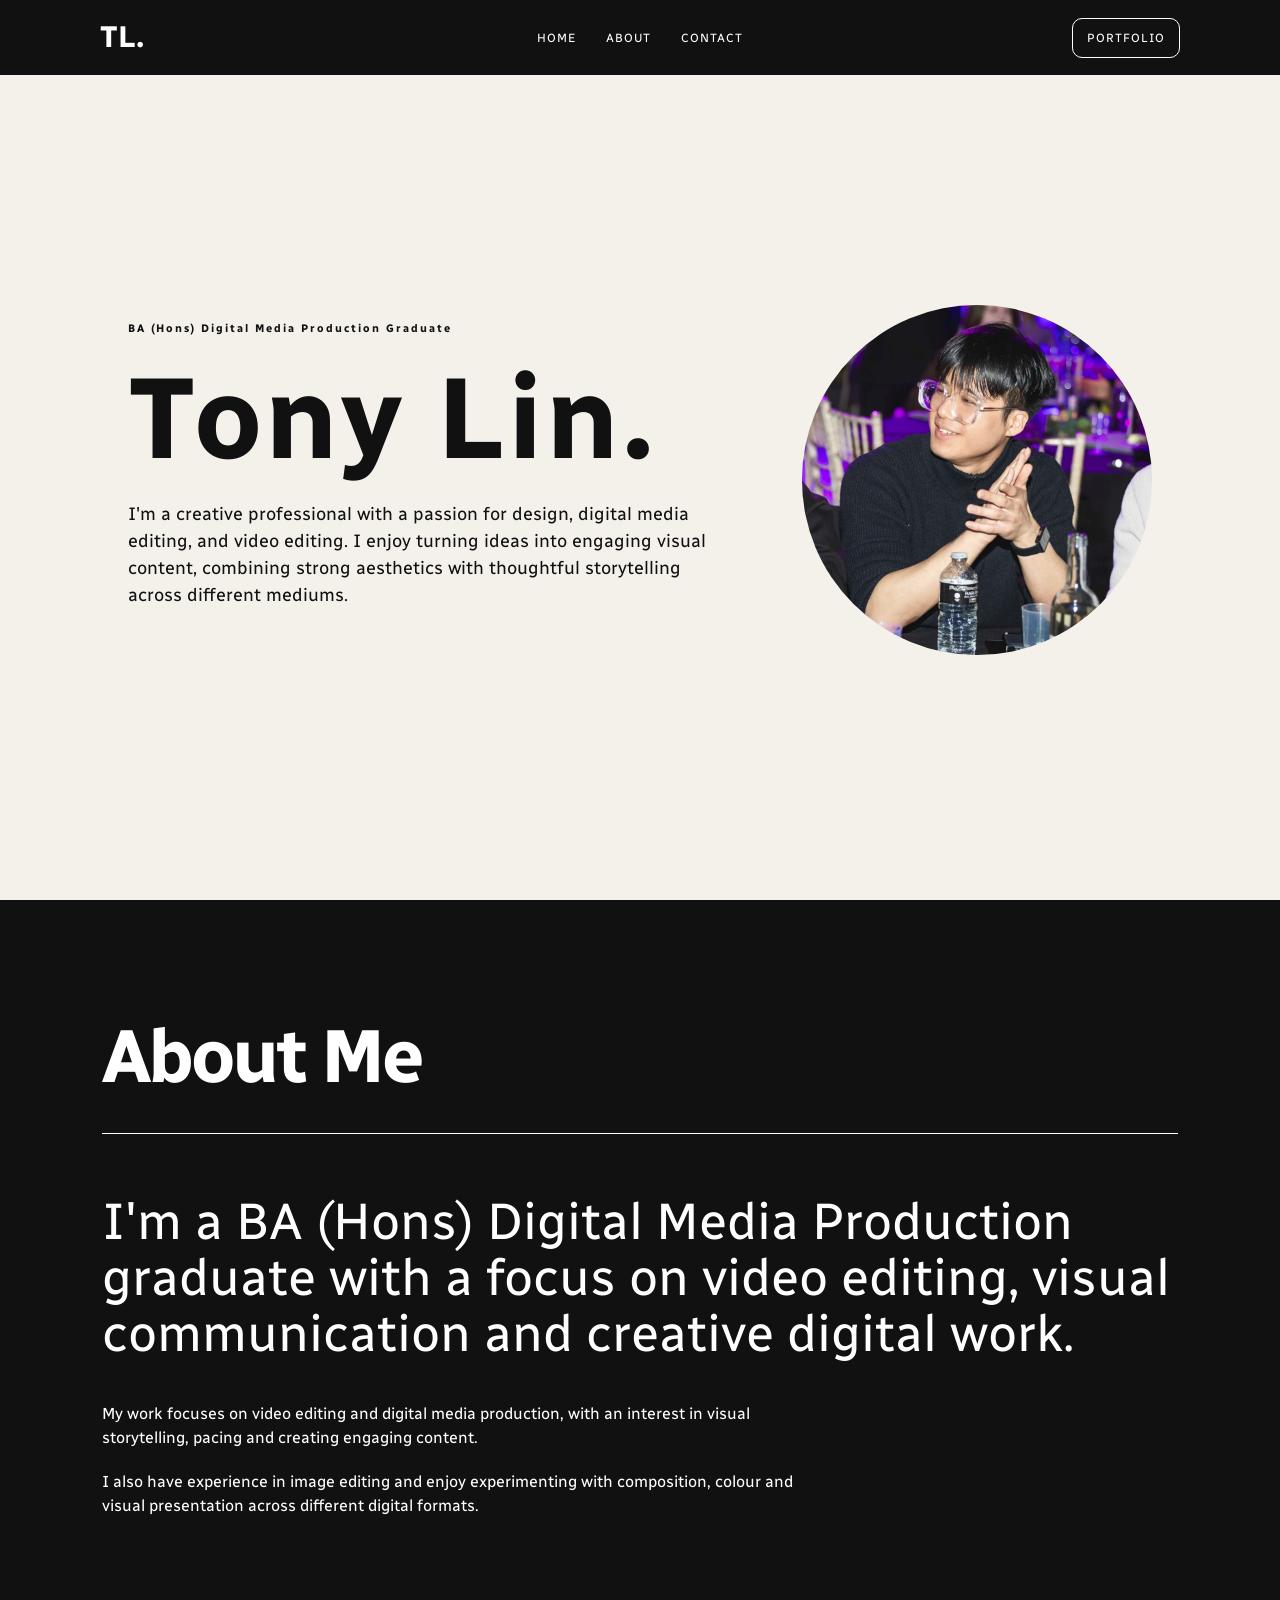
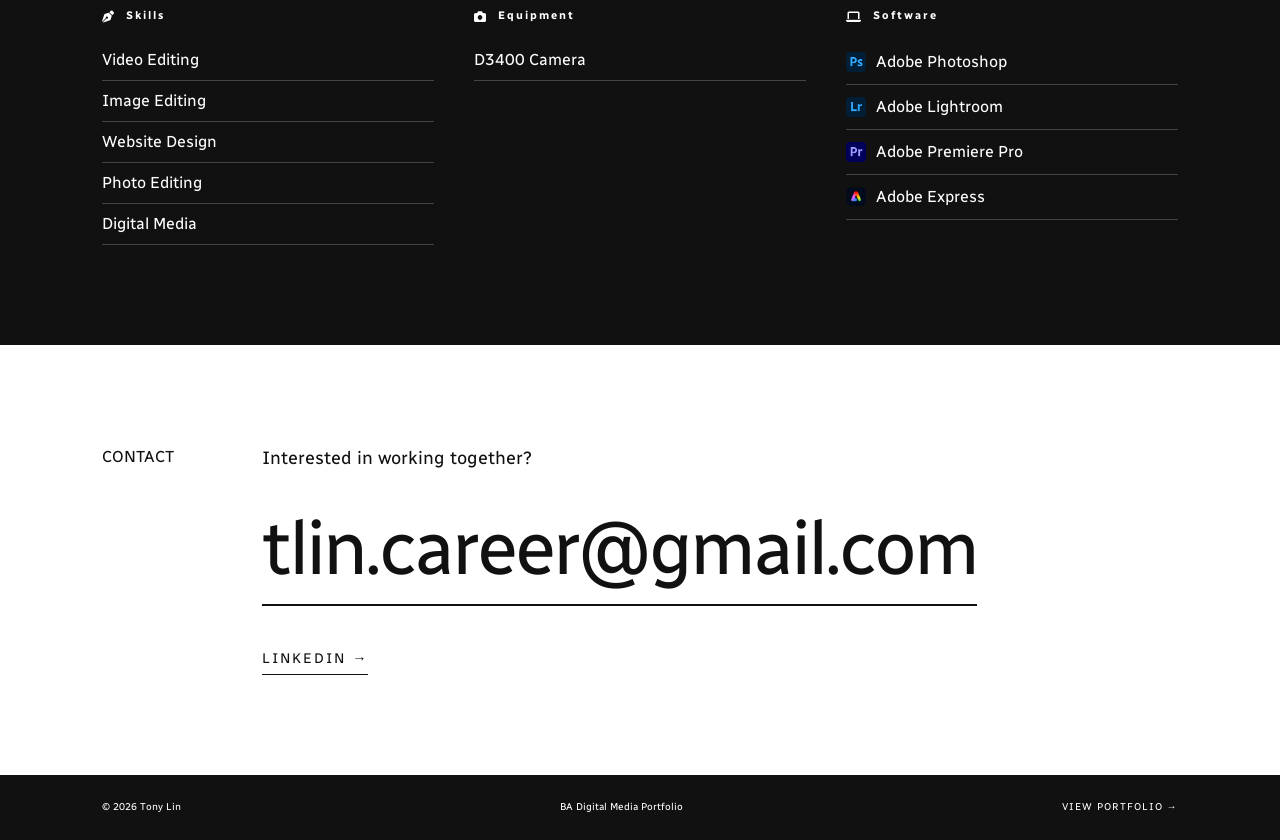
<file: index.html>
<!doctype html>
<html lang="en">
	<head>
		<meta charset="UTF-8" />
		<meta name="viewport" content="width=device-width, initial-scale=1.0" />
		<link rel="stylesheet" href="https://cdnjs.cloudflare.com/ajax/libs/font-awesome/6.5.2/css/all.min.css" />
		<link href="https://fonts.googleapis.com/css2?family=Radio+Canada:wght@400;500;600;700&display=swap" rel="stylesheet" />
		<title>Tony Lin | Digital Media Portfolio</title>
		<link rel="stylesheet" href="style.css" />
	</head>

	<body>
		<header>
			<nav class="navbar">
				<a href="index.html" class="logo">TL.</a>

				<div class="navbar_center">
					<a href="index.html">Home</a>
					<a href="index.html#about">About</a>
					<a href="index.html#contact">Contact</a>
				</div>

				<a href="portfolio.html" class="navbar_portfolio"> Portfolio</a>
			</nav>
		</header>

		<main>
			<section id="home" class="hero">
				<div class="intro_text">
					<p class="small_heading">BA (Hons) Digital Media Production Graduate</p>

					<h1>Tony Lin.</h1>

					<p class="intro">I'm a creative professional with a passion for design, digital media editing, and video editing. I enjoy turning ideas into engaging visual content, combining strong aesthetics with thoughtful storytelling across different mediums.</p>
				</div>

				<div class="intro_photo">
					<img src="images/tony.webp" alt="Tony Lin" />
				</div>
			</section>

			<section id="about" class="about">
				<div class="section_title">
					<h2>About Me</h2>
				</div>

				<div class="about_content">
					<div class="about_intro">
						<p class="large_text">I'm a BA (Hons) Digital Media Production graduate with a focus on video editing, visual communication and creative digital work.</p>
					</div>

					<div class="about_details">
						<p>My work focuses on video editing and digital media production, with an interest in visual storytelling, pacing and creating engaging content.</p>
						<p>I also have experience in image editing and enjoy experimenting with composition, colour and visual presentation across different digital formats.</p>
					</div>

					<div class="skills_equipment_software">
						<div>
							<h3><i class="fa-solid fa-pen-nib"></i>Skills</h3>
							<ul>
								<li>Video Editing</li>
								<li>Image Editing</li>
								<li>Website Design</li>
								<li>Photo Editing</li>
								<li>Digital Media</li>
							</ul>
						</div>

						<div>
							<h3><i class="fa-solid fa-camera"></i>Equipment</h3>
							<ul>
								<li>D3400 Camera</li>
							</ul>
						</div>

						<div>
							<h3><i class="fa-solid fa-laptop"></i>Software</h3>
							<ul class="software_list">
								<li>
									<img src="images/adobe_photoshop_logo.webp" alt="logo of photoshop" />
									Adobe Photoshop
								</li>

								<li>
									<img src="images/adobe_lightroom_logo.webp" alt="logo of lightroom" />
									Adobe Lightroom
								</li>

								<li>
									<img src="images/premiere_pro_logo.webp" alt="logo of premiere pro" />
									Adobe Premiere Pro
								</li>

								<li>
									<img src="images/adobe_express_logo.png" alt="logo of adobe express" />
									Adobe Express
								</li>
							</ul>
						</div>
					</div>
				</div>
			</section>

			<section id="contact" class="contact">
				<div class="contact_label">
					<span>CONTACT</span>
				</div>

				<div class="contact_content">
					<p class="contact_intro">Interested in working together?</p>

					<a href="mailto:tlin.career@gmail.com" class="email">tlin.career@gmail.com</a>

					<br />

					<a href="https://www.linkedin.com/in/tony-lin-1aa457252/" class="linkedin" target="_blank" rel="noopener noreferrer"> LinkedIn → </a>
				</div>
			</section>
		</main>

		<footer>
			<p>
				&copy;
				<script>
					document.write(new Date().getFullYear());
				</script>
				Tony Lin
			</p>
			<p>BA Digital Media Portfolio</p>

			<a href="portfolio.html">View Portfolio →</a>
		</footer>
	</body>
</html>
</file>
<file: style.css>
* {
	margin: 0;
	padding: 0;
	box-sizing: border-box;
}

html {
	scroll-behavior: smooth;
}

body {
	font-family: 'Radio Canada', sans-serif;
	background: #f4f1eb;
	color: #111;
	line-height: 1.5;
}

a {
	color: inherit;
	text-decoration: none;
}

header {
	position: fixed;
	top: 0;
	left: 0;
	width: 100%;
	z-index: 10;
	background: #111111;
}

.navbar {
	display: grid;
	grid-template-columns: 1fr auto 1fr;
	align-items: center;
	height: 75px;
	padding: 0 100px;
	color: #fff;
	animation: slideDown 0.6s ease-out;
}

.logo {
	justify-self: start;
	font-size: 30px;
	font-weight: bold;
}

.navbar_center {
	display: flex;
	justify-content: center;
	gap: 30px;
}

.navbar_center a,
.navbar_portfolio {
	font-size: 12px;
	text-transform: uppercase;
	letter-spacing: 1px;
}

.navbar_center a {
	transition: opacity 0.3s ease;
}

.navbar_center a:hover {
	opacity: 0.5;
}

.navbar_portfolio {
	justify-self: end;
	padding: 10px 14px;
	border-radius: 10px;
	border: 1px solid #ffffff;
	transition:
		background-color 0.3s ease,
		color 0.3s ease;
}

.navbar_portfolio:hover {
	background: #ffffff;
	color: #000000;
}

.hero {
	display: flex;
	align-items: center;
	justify-content: space-between;
	min-height: 100vh;
	padding: 130px 10% 70px;
	background: #f4f1eb;
	gap: 80px;
}

.intro_text {
	max-width: 700px;
}

.intro_photo {
	width: 350px;
	height: 350px;
	flex-shrink: 0;
	border-radius: 50%;
	overflow: hidden;
}

.intro_photo img {
	display: block;
	width: 100%;
	height: 100%;
	object-fit: cover;
}

.hero .intro_text,
.hero .intro_photo {
	animation: slideUp 0.7s ease-out;
}

.small_heading,
.section_title p,
.contact_label p,
.portfolio_category p {
	font-size: 11px;
	font-weight: bold;
	letter-spacing: 2px;
}

.hero h1 {
	margin: 30px 0;
	font-size: clamp(55px, 9vw, 125px);
	line-height: 0.9;
	letter-spacing: 3px;
}

.intro {
	max-width: 700px;
	margin-bottom: 30px;
	font-size: 18px;
}

.button {
	display: inline-block;
	padding: 14px 22px;
	border: 1px solid black;
	color: rgb(0, 0, 0);
	font-size: 11px;
	text-transform: uppercase;
	transition:
		background-color 0.3s ease,
		color 0.3s ease;
}

.button:hover {
	background: #000000;
	color: #ffffff;
}

section {
	padding: 100px 8%;
}

.section_title {
	display: flex;
	align-items: baseline;
	gap: 20px;
	border-bottom: 1px solid;
	padding-bottom: 20px;
	margin-bottom: 60px;
}

.section_title h1,
.section_title h2 {
	font-size: clamp(40px, 6vw, 75px);
	letter-spacing: -3px;
}

.about {
	background: #111111;
	color: #ffffff;
}

.about_content {
	display: grid;
	grid-template-columns: 1fr;
	gap: 40px;
}

.about_intro {
	max-width: 1100px;
}

.large_text {
	font-size: clamp(28px, 4vw, 52px);
	line-height: 1.1;
}

.about_details {
	max-width: 700px;
}

.about_details p {
	margin-bottom: 20px;
}

.skills_equipment_software {
	display: grid;
	grid-template-columns: repeat(3, 1fr);
	gap: 40px;
	margin-top: 30px;
}

.skills_equipment_software h3 {
	margin: 0 0 15px;
	font-size: 11px;
	letter-spacing: 2px;
	display: flex;
	align-items: center;
	gap: 10px;
}

.skills_equipment_software h3 i {
	font-size: 12px;
}

.skills_equipment_software ul {
	list-style: none;
}

.skills_equipment_software li {
	padding: 8px 0;
	border-bottom: 1px solid #444444;
}

.software_list {
	list-style: none;
}

.software_list li {
	display: flex;
	align-items: center;
	gap: 10px;
	padding: 10px 0;
}

.software_list img {
	width: 20px;
	height: 20px;
	object-fit: contain;
	flex-shrink: 0;
}

.contact {
	display: grid;
	grid-template-columns: 160px 1fr;
	background: #ffffff;
	min-height: 400px;
}

.contact_content {
	align-self: center;
}

.contact_intro {
	font-size: 18px;
}

.email {
	display: inline-block;
	margin: 20px 0 40px;
	font-size: clamp(35px, 6vw, 75px);
	letter-spacing: -3px;
	border-bottom: 2px solid;
}

.linkedin,
.google_drive {
	display: inline-block;
	font-size: 14px;
	text-transform: uppercase;
	letter-spacing: 2px;
	border-bottom: 1px solid;
	padding-bottom: 5px;
	transition:
		opacity 0.5s ease,
		transform 0.5s ease;
}

.linkedin:hover,
.google_drive:hover {
	opacity: 0.5;
}

.google_link {
	letter-spacing: 1px;
	margin-bottom: 10px;
}

.portfolio_header {
	padding-top: 160px;
	padding-bottom: 80px;
}

.portfolio_header .section_title {
	margin-bottom: 40px;
}

.work_intro {
	display: flex;
	justify-content: space-between;
	margin-bottom: 50px;
}

.work_intro p {
	max-width: 800px;
}

.work_intro span {
	color: #777777;
	font-size: 10px;
}

.photo_grid {
	display: grid;
	grid-template-columns: repeat(2, 1fr);
	gap: 30px;
	align-items: start;
}

.photo {
	margin: 0;
	width: 100%;
}

.photo img {
	display: block;
	width: 100%;
	object-fit: cover;
	border-radius: 10px;
	transition: opacity 0.3s ease;
}

.photo img:hover {
	opacity: 0.85;
}

.photo.ratio-4-3 img {
	aspect-ratio: 4 / 3;
}

.photo.ratio-3-4 img {
	aspect-ratio: 3 / 4;
}

.photo.wide img {
	aspect-ratio: 16 / 9;
}

.photo:nth-child(3) {
	grid-column: 1;
}

.photo:nth-child(4) {
	grid-column: 2;
}

/* Captions */
figcaption {
	padding-top: 12px;
	color: #777777;
	font-size: 14px;
	line-height: 1.4;
}

figcaption span {
	color: #111111;
	font-weight: bold;
	margin-right: 10px;
}

.video_section {
	background: #111111;
	color: #ffffff;
}

.video_section .portfolio_category {
	border-color: #555555;
}

.video_grid {
	display: grid;
	grid-template-columns: 1fr 1fr;
	gap: 50px 25px;
}

.video_item {
	margin: 0;
	min-width: 0;
}

.video_item iframe,
.video_item video {
	width: 100%;
	max-width: 100%;
	height: 500px;
	display: block;
	border: 0;
	background: #222222;
	object-fit: cover;
}

.video_item figcaption {
	color: #888888;
	margin-top: 10px;
}

.video_item figcaption span {
	color: #f4f1eb;
}

footer {
	display: flex;
	justify-content: space-between;
	padding: 25px 8%;
	background: #111111;
	color: #ffffff;
	font-size: 10px;
}

footer a {
	text-transform: uppercase;
	letter-spacing: 1px;
}

footer a:hover {
	opacity: 0.5;
}

@media (max-width: 700px) {
	.navbar {
		height: 65px;
		padding: 0 4%;
		grid-template-columns: auto 1fr auto;
		gap: 15px;
	}

	.logo {
		font-size: 24px;
	}

	.navbar_center {
		justify-content: center;
		gap: 15px;
	}

	.navbar_center a,
	.navbar_portfolio {
		font-size: 10px;
		letter-spacing: 1px;
	}

	.navbar_portfolio {
		padding: 8px 10px;
		border-radius: 8px;
	}

	.hero {
		flex-direction: column;
		align-items: flex-start;
		justify-content: center;
		min-height: 100svh;
		padding: 110px 6% 60px;
		gap: 50px;
	}

	.intro_text {
		width: 100%;
		max-width: none;
	}

	.small_heading {
		font-size: 10px;
	}

	.hero h1 {
		margin: 20px;
		line-height: 0.9;
		letter-spacing: -2px;
		font-size: clamp(52px, 16vw, 85px);
	}

	.intro {
		max-width: 100%;
		margin-bottom: 25px;
		font-size: 16px;
		line-height: 1.5;
	}

	.button {
		padding: 14px 18px;
	}

	.intro_photo {
		align-self: center;
		width: min(75vw, 300px);
		height: min(75vw, 300px);
	}

	section {
		padding: 70px 6%;
	}

	.section_title {
		padding-bottom: 16px;
		margin-bottom: 42px;
		gap: 12px;
	}

	.section_title h1,
	.section_title h2 {
		font-size: clamp(38px, 12vw, 60px);
		letter-spacing: -2px;
	}

	.section_title p {
		font-size: 9px;
		letter-spacing: 1.5px;
	}

	.about_content {
		grid-template-columns: 1fr;
		gap: 35px;
	}

	.large_text {
		font-size: clamp(27px, 8vw, 42px);
		line-height: 1.1;
	}

	.about_details {
		max-width: 100%;
	}

	.about_details p {
		font-size: 15px;
	}

	.skills_equipment_software {
		grid-template-columns: 1fr;
		gap: 35px;
		margin-top: 20px;
	}

	.contact {
		grid-template-columns: 1fr;
		gap: 35px;
		min-height: auto;
	}

	.contact_content {
		align-self: auto;
	}

	.contact_intro {
		font-size: 16px;
	}

	.email {
		margin: 15px 0 30px;
		font-size: clamp(30px, 9vw, 55px);
		letter-spacing: -2px;
		word-break: break-word;
	}

	.linkedin,
	.google_drive {
		font-size: 12px;
	}

	.portfolio_header {
		padding-top: 120px;
		padding-bottom: 60px;
	}

	.portfolio_header .section_title {
		margin-bottom: 30px;
	}

	.work_intro {
		display: block;
		margin-bottom: 40px;
	}

	.work_intro p {
		max-width: 100%;
		font-size: 15px;
	}

	.work_intro span {
		display: block;
		margin-top: 12px;
	}

	.portfolio_section {
		padding-top: 30px;
	}

	.portfolio_category {
		gap: 12px;
		padding-bottom: 15px;
		margin-bottom: 35px;
	}

	.portfolio_category h2 {
		font-size: clamp(32px, 10vw, 52px);
		letter-spacing: -2px;
	}

	.portfolio_category p {
		font-size: 10px;
	}

	.video_grid {
		grid-template-columns: 1fr;
		gap: 45px;
	}

	.photo_grid {
		grid-template-columns: 1fr;
		gap: 35px;
	}

	.photo.span-full {
		grid-column: auto;
	}

	figcaption {
		font-size: 13px;
		line-height: 1.4;
		padding-top: 8px;
	}

	.video_item video {
		height: auto;
		aspect-ratio: 4 / 3;
	}

	footer {
		flex-direction: column;
		gap: 10px;
		padding: 25px 6%;
		font-size: 10px;
	}
}

@keyframes fadeIn {
	from {
		opacity: 0;
	}
	to {
		opacity: 1;
	}
}

@keyframes slideDown {
	from {
		opacity: 0;
		transform: translateY(-15px);
	}
	to {
		opacity: 1;
		transform: translateY(0);
	}
}

@keyframes slideUp {
	from {
		opacity: 0;
		transform: translateY(20px);
	}
	to {
		opacity: 1;
		transform: translateY(0);
	}
}
</file>
